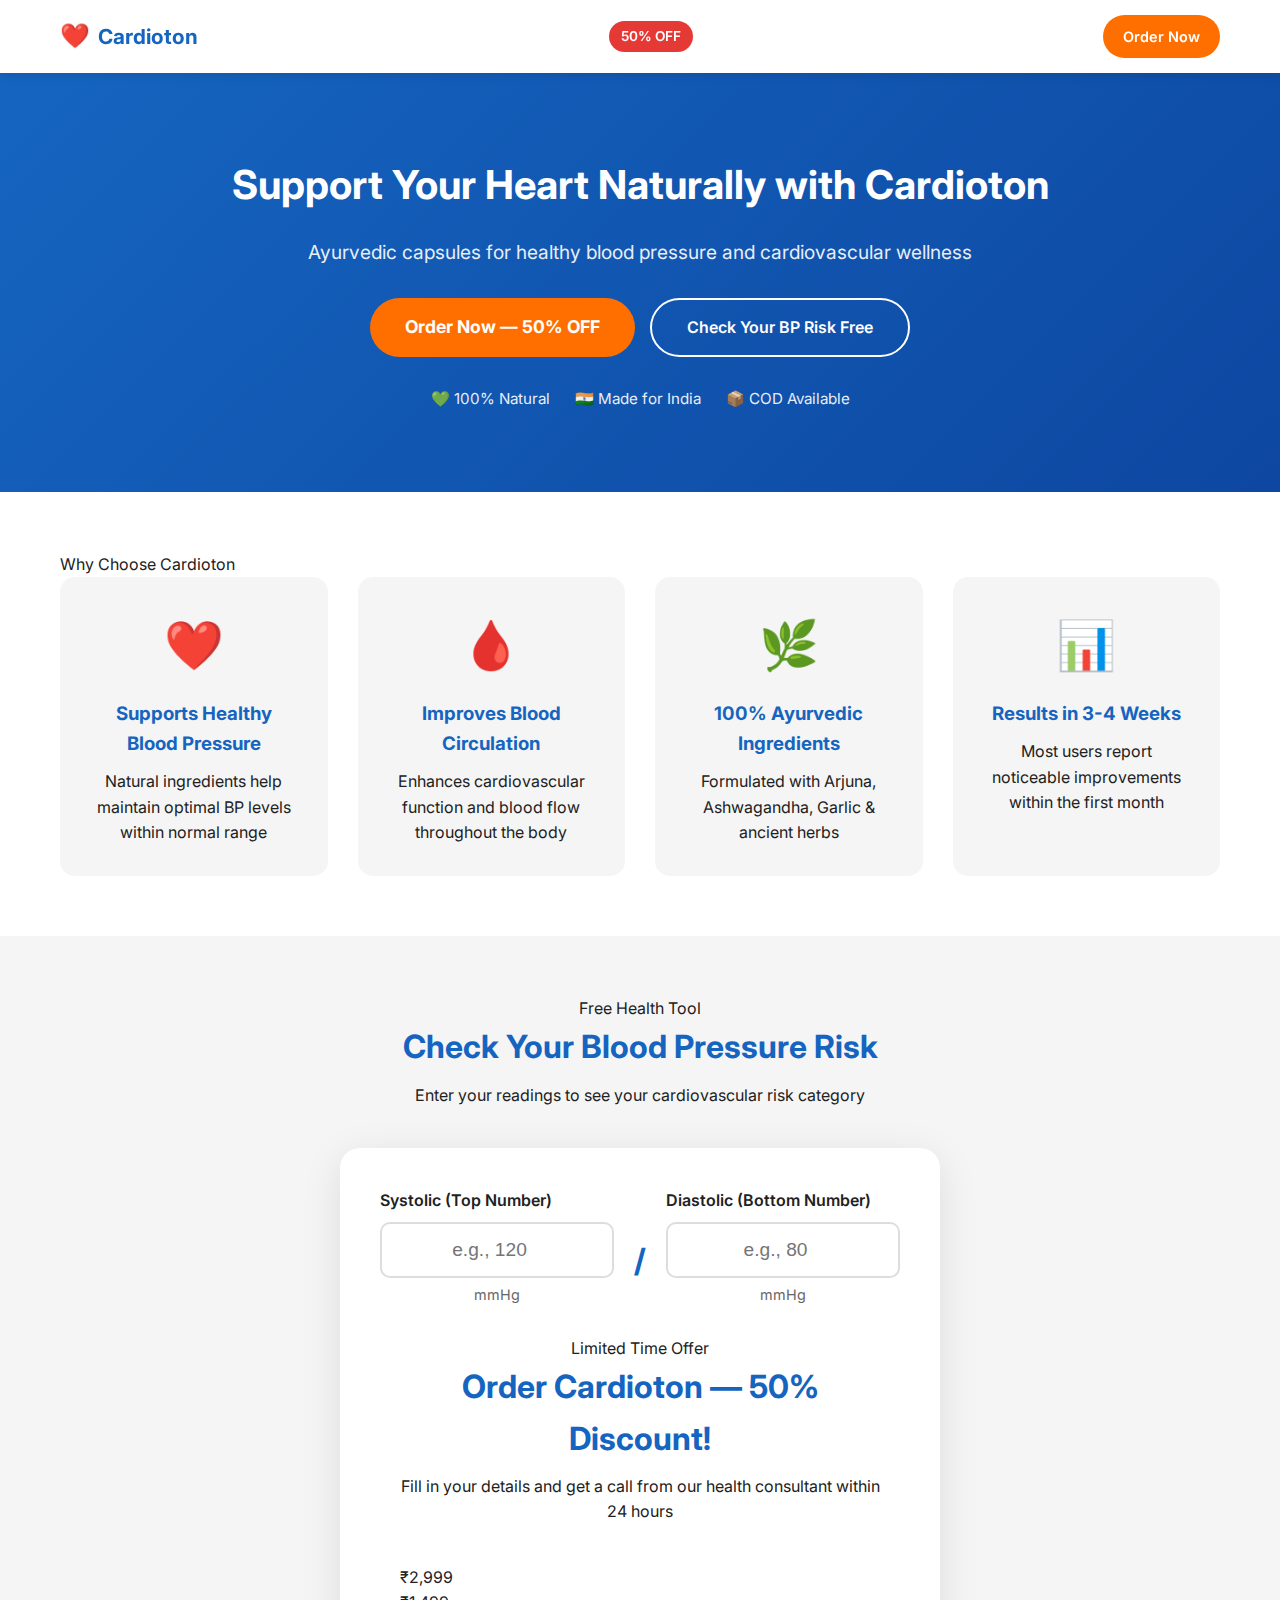
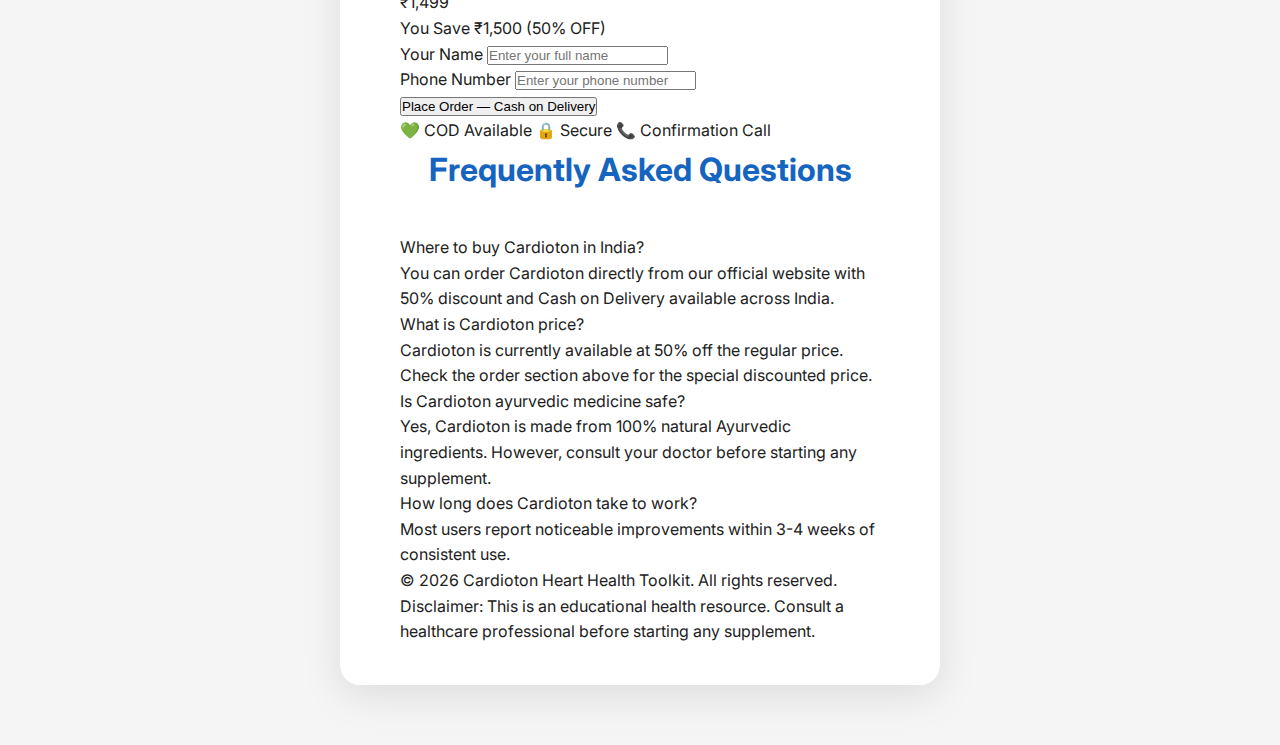
<file: index.html>
<!DOCTYPE html>
<html lang="en">
<head>
    <meta charset="UTF-8">
    <meta name="viewport" content="width=device-width, initial-scale=1.0">
    <meta name="description" content="Cardioton - Ayurvedic heart health supplement. Free Blood Pressure Calculator. Support healthy blood pressure naturally with Cardioton capsules.">
    <meta name="keywords" content="Cardioton, blood pressure calculator, heart health, ayurvedic medicine, hypertension, BP tracker">
    <title>Cardioton - Support Your Heart Naturally | Free BP Calculator</title>
    <link rel="stylesheet" href="assets/style.css">
    <link rel="preconnect" href="https://fonts.googleapis.com">
    <link href="https://fonts.googleapis.com/css2?family=Inter:wght@400;500;600;700&display=swap" rel="stylesheet">
</head>
<body>
    <!-- Toast Notifications -->
    <div id="toast-container"></div>

    <!-- Header -->
    <header class="header">
        <div class="container header-content">
            <div class="logo">
                <span class="logo-icon">❤️</span>
                <span class="logo-text">Cardioton</span>
            </div>
            <div class="header-badge">50% OFF</div>
            <a href="#order" class="btn-header">Order Now</a>
        </div>
    </header>

    <!-- Hero Section -->
    <section class="hero">
        <div class="container">
            <div class="hero-content">
                <h1 class="hero-title">Support Your Heart Naturally with Cardioton</h1>
                <p class="hero-subtitle">Ayurvedic capsules for healthy blood pressure and cardiovascular wellness</p>
                <div class="hero-cta">
                    <a href="#order" class="btn-primary">Order Now — 50% OFF</a>
                    <a href="#calculator" class="btn-secondary">Check Your BP Risk Free</a>
                </div>
                <div class="hero-trust">
                    <span class="trust-badge">💚 100% Natural</span>
                    <span class="trust-badge">🇮🇳 Made for India</span>
                    <span class="trust-badge">📦 COD Available</span>
                </div>
            </div>
        </div>
    </section>

    <!-- Benefits Grid -->
    <section class="benefits">
        <div class="container">
            <div class="section-tag">Why Choose Cardioton</div>
            <div class="benefits-grid">
                <div class="benefit-card">
                    <div class="benefit-icon">❤️</div>
                    <h3>Supports Healthy Blood Pressure</h3>
                    <p>Natural ingredients help maintain optimal BP levels within normal range</p>
                </div>
                <div class="benefit-card">
                    <div class="benefit-icon">🩸</div>
                    <h3>Improves Blood Circulation</h3>
                    <p>Enhances cardiovascular function and blood flow throughout the body</p>
                </div>
                <div class="benefit-card">
                    <div class="benefit-icon">🌿</div>
                    <h3>100% Ayurvedic Ingredients</h3>
                    <p>Formulated with Arjuna, Ashwagandha, Garlic & ancient herbs</p>
                </div>
                <div class="benefit-card">
                    <div class="benefit-icon">📊</div>
                    <h3>Results in 3-4 Weeks</h3>
                    <p>Most users report noticeable improvements within the first month</p>
                </div>
            </div>
        </div>
    </section>

    <!-- BP Calculator Section -->
    <section id="calculator" class="calculator-section">
        <div class="container">
            <div class="section-header">
                <span class="section-tag">Free Health Tool</span>
                <h2>Check Your Blood Pressure Risk</h2>
                <p>Enter your readings to see your cardiovascular risk category</p>
            </div>
            
            <div class="calculator-card">
                <div class="calculator-inputs">
                    <div class="input-group">
                        <label for="systolic">Systolic (Top Number)</label>
                        <input type="number" id="systolic" min="70" max="250" placeholder="e.g., 120">
                        <span class="input-unit">mmHg</span>
                    </div>
                    <div class="input-divider">/</div>
                    <div class="input-group">
                        <label for="diastolic">Diastolic (Bottom Number)</label>
                        <input type="number" id="diastolic" min="40" max="150" placeholder="e.g., 80">
                        <span class="input-unit">mmHg</span>
                    </div>
                </div>
                
    <!-- Order Form Section -->
    <section id="order" class="order-section">
        <div class="container">
            <div class="section-header">
                <span class="section-tag">Limited Time Offer</span>
                <h2>Order Cardioton — 50% Discount!</h2>
                <p>Fill in your details and get a call from our health consultant within 24 hours</p>
            </div>
            
            <div class="order-card">
                <div class="pricing-badge">
                    <div class="old-price">₹2,999</div>
                    <div class="new-price">₹1,499</div>
                    <div class="savings">You Save ₹1,500 (50% OFF)</div>
                </div>

                <form id="orderForm" class="order-form">
                    <div class="form-group">
                        <label for="name">Your Name</label>
                        <input type="text" id="name" name="name" placeholder="Enter your full name" required>
                    </div>
                    <div class="form-group">
                        <label for="phone">Phone Number</label>
                        <input type="tel" id="phone" name="phone" placeholder="Enter your phone number" required>
                    </div>
                    <button type="submit" class="btn-submit">Place Order — Cash on Delivery</button>
                </form>
                <div class="trust-badges">
                    <span>💚 COD Available</span>
                    <span>🔒 Secure</span>
                    <span>📞 Confirmation Call</span>
                </div>
            </div>
        </div>
    </section>

    <!-- FAQ Section -->
    <section class="faq-section">
        <div class="container">
            <div class="section-header">
                <h2>Frequently Asked Questions</h2>
            </div>
            <div class="faq-list">
                <div class="faq-item">
                    <div class="faq-question">Where to buy Cardioton in India?</div>
                    <div class="faq-answer">You can order Cardioton directly from our official website with 50% discount and Cash on Delivery available across India.</div>
                </div>
                <div class="faq-item">
                    <div class="faq-question">What is Cardioton price?</div>
                    <div class="faq-answer">Cardioton is currently available at 50% off the regular price. Check the order section above for the special discounted price.</div>
                </div>
                <div class="faq-item">
                    <div class="faq-question">Is Cardioton ayurvedic medicine safe?</div>
                    <div class="faq-answer">Yes, Cardioton is made from 100% natural Ayurvedic ingredients. However, consult your doctor before starting any supplement.</div>
                </div>
                <div class="faq-item">
                    <div class="faq-question">How long does Cardioton take to work?</div>
                    <div class="faq-answer">Most users report noticeable improvements within 3-4 weeks of consistent use.</div>
                </div>
            </div>
        </div>
    </section>

    <!-- Footer -->
    <footer class="footer">
        <div class="container">
            <p>&copy; 2026 Cardioton Heart Health Toolkit. All rights reserved.</p>
            <p class="disclaimer">Disclaimer: This is an educational health resource. Consult a healthcare professional before starting any supplement.</p>
        </div>
    </footer>

    <script src="src/bp-calculator.js"></script>
</body>
</html>
</file>
<file: assets/style.css>
/* Cardioton Heart Health Toolkit Styles */
:root {
    --primary: #1565C0;
    --primary-dark: #0D47A1;
    --accent: #E53935;
    --cta: #FF6F00;
    --bg: #F5F5F5;
    --text: #212121;
    --white: #FFFFFF;
    --success: #4CAF50;
    --warning: #FF9800;
    --danger: #F44336;
}

* { margin: 0; padding: 0; box-sizing: border-box; }
body {
    font-family: 'Inter', -apple-system, BlinkMacSystemFont, sans-serif;
    line-height: 1.6;
    color: var(--text);
    background: var(--bg);
}
.container { max-width: 1200px; margin: 0 auto; padding: 0 20px; }

/* Header */
.header {
    background: var(--white);
    box-shadow: 0 2px 10px rgba(0,0,0,0.1);
    position: sticky;
    top: 0;
    z-index: 100;
}
.header-content {
    display: flex;
    align-items: center;
    justify-content: space-between;
    padding: 15px 20px;
}
.logo { display: flex; align-items: center; gap: 8px; font-weight: 700; font-size: 1.3rem; color: var(--primary); }
.logo-icon { font-size: 1.5rem; }
.header-badge {
    background: var(--accent);
    color: var(--white);
    padding: 5px 12px;
    border-radius: 20px;
    font-weight: 600;
    font-size: 0.85rem;
}
.btn-header {
    background: var(--cta);
    color: var(--white);
    padding: 10px 20px;
    border-radius: 25px;
    text-decoration: none;
    font-weight: 600;
    font-size: 0.9rem;
}

/* Hero */
.hero {
    background: linear-gradient(135deg, var(--primary) 0%, var(--primary-dark) 100%);
    color: var(--white);
    padding: 80px 0;
    text-align: center;
}
.hero-title { font-size: 2.5rem; font-weight: 700; margin-bottom: 20px; }
.hero-subtitle { font-size: 1.2rem; opacity: 0.9; margin-bottom: 30px; }
.hero-cta {
    display: flex;
    gap: 15px;
    justify-content: center;
    flex-wrap: wrap;
    margin-bottom: 30px;
}
.btn-primary {
    background: var(--cta);
    color: var(--white);
    padding: 15px 35px;
    border-radius: 30px;
    text-decoration: none;
    font-weight: 700;
    font-size: 1.1rem;
    display: inline-block;
    border: none;
    cursor: pointer;
}
.btn-secondary {
    background: transparent;
    color: var(--white);
    padding: 15px 35px;
    border-radius: 30px;
    text-decoration: none;
    font-weight: 600;
    border: 2px solid var(--white);
    display: inline-block;
    cursor: pointer;
}
.hero-trust {
    display: flex;
    gap: 25px;
    justify-content: center;
    flex-wrap: wrap;
    font-size: 0.95rem;
    opacity: 0.9;
}

/* Benefits */
.benefits { padding: 60px 0; background: var(--white); }
.benefits-grid {
    display: grid;
    grid-template-columns: repeat(auto-fit, minmax(250px, 1fr));
    gap: 30px;
}
.benefit-card {
    text-align: center;
    padding: 30px;
    border-radius: 15px;
    background: var(--bg);
}
.benefit-icon { font-size: 3rem; margin-bottom: 15px; }
.benefit-card h3 { color: var(--primary); margin-bottom: 10px; }

/* Calculator */
.calculator-section { padding: 60px 0; }
.section-header { text-align: center; margin-bottom: 40px; }
.section-header h2 { font-size: 2rem; color: var(--primary); margin-bottom: 10px; }
.calculator-card {
    background: var(--white);
    border-radius: 20px;
    padding: 40px;
    max-width: 600px;
    margin: 0 auto;
    box-shadow: 0 10px 40px rgba(0,0,0,0.1);
}
.calculator-inputs {
    display: flex;
    align-items: flex-end;
    justify-content: center;
    gap: 20px;
    margin-bottom: 30px;
    flex-wrap: wrap;
}
.input-group { flex: 1; min-width: 150px; }
.input-group label { display: block; margin-bottom: 8px; font-weight: 600; }
.input-group input {
    width: 100%;
    padding: 15px;
    border: 2px solid #ddd;
    border-radius: 10px;
    font-size: 1.2rem;
    text-align: center;
}
.input-group input:focus { outline: none; border-color: var(--primary); }
.input-unit { display: block; text-align: center; margin-top: 5px; color: #666; font-size: 0.9rem; }
.input-divider { font-size: 2rem; font-weight: 700; color: var(--primary); padding-bottom: 20px; }
.btn-calculate {
    width: 100%;
    padding: 18px;
    background: var(--primary);
    color: var(--white);
    border: none;
    border-radius: 10px;
    font-size: 1.2rem;
    font-weight: 700;
    cursor: pointer;
    transition: background 0.3s;
}
.btn-calculate:hover {
    background: var(--primary-dark);
}

/* Results */
.result-container {
    margin-top: 30px;
    padding: 30px;
    border-radius: 15px;
    display: none;
}
.result-container:not(.hidden) { display: block; }
.result-container.normal { background: #E8F5E9; border: 2px solid var(--success); }
.result-container.caution { background: #FFF8E1; border: 2px solid var(--warning); }
.result-container.warning { background: #FFE0B2; border: 2px solid #FF9800; }
.result-container.danger { background: #FFEBEE; border: 2px solid var(--danger); }
.result-container.crisis { background: #FFEBEE; border: 3px solid #B71C1C; }

/* Gauge */
.gauge-container {
    margin-bottom: 25px;
}
.gauge-bg {
    height: 30px;
    background: linear-gradient(to right, 
        #4CAF50 0%, #4CAF50 20%, 
        #FFEB3B 20%, #FFEB3B 40%, 
        #FF9800 40%, #FF9800 60%, 
        #FF5722 60%, #FF5722 80%, 
        #F44336 80%, #F44336 100%);
    border-radius: 15px;
    position: relative;
    overflow: hidden;
}
.gauge-bar {
    position: relative;
    height: 100%;
}
.gauge-fill {
    height: 100%;
    background: rgba(255,255,255,0.3);
    width: 0%;
    transition: width 1s ease-out;
}
.gauge-marker {
    position: absolute;
    top: -5px;
    width: 4px;
    height: 40px;
    background: #000;
    border: 2px solid #fff;
    border-radius: 2px;
    transform: translateX(-50%);
}

/* Result Box */
.result-box {
    text-align: center;
    margin-bottom: 25px;
}
.result-category {
    font-size: 1.5rem;
    font-weight: 700;
    margin-bottom: 10px;
}
.result-container.normal .result-category { color: var(--success); }
.result-container.caution .result-category { color: var(--warning); }
.result-container.warning .result-category { color: #FF9800; }
.result-container.danger .result-category { color: var(--danger); }
.result-container.crisis .result-category { color: #B71C1C; }

.result-reading {
    font-size: 2rem;
    font-weight: 700;
    color: var(--primary);
    margin-bottom: 10px;
}
.result-message {
    font-size: 1.1rem;
    color: #555;
}

/* Recommendations */
.recommendations {
    background: rgba(255,255,255,0.7);
    padding: 20px;
    border-radius: 10px;
    margin-bottom: 25px;
}
.recommendations h4 {
    margin-bottom: 15px;
    color: var(--primary);
}
.recommendations ul {
    padding-left: 20px;
}
.recommendations li {
    margin-bottom: 8px;
}

/* Result CTA */
.result-cta {
    text-align: center;
    padding: 20px;
    background: var(--white);
    border-radius: 10px;
}
.result-cta p {
    margin-bottom: 15px;
    font-size: 1.1rem;
}
.btn-result {
    display: inline-block;
    background: var(--cta);
    color: var(--white);
    padding: 15px 30px;
    border-radius: 25px;
    text-decoration: none;
    font-weight: 700;
    font-size: 1.1rem;
}

/* Ingredients Section */
.ingredients-section {
    padding: 60px 0;
    background: var(--white);
}
.ingredients-section h2 {
    text-align: center;
    font-size: 2rem;
    color: var(--primary);
    margin-bottom: 10px;
}
.ingredients-section .section-subtitle {
    text-align: center;
    color: #666;
    margin-bottom: 40px;
}
.ingredients-grid {
    display: grid;
    grid-template-columns: repeat(auto-fit, minmax(200px, 1fr));
    gap: 30px;
    max-width: 1000px;
    margin: 0 auto;
}
.ingredient-card {
    text-align: center;
    padding: 25px;
    background: var(--bg);
    border-radius: 15px;
    transition: transform 0.3s;
}
</file>
